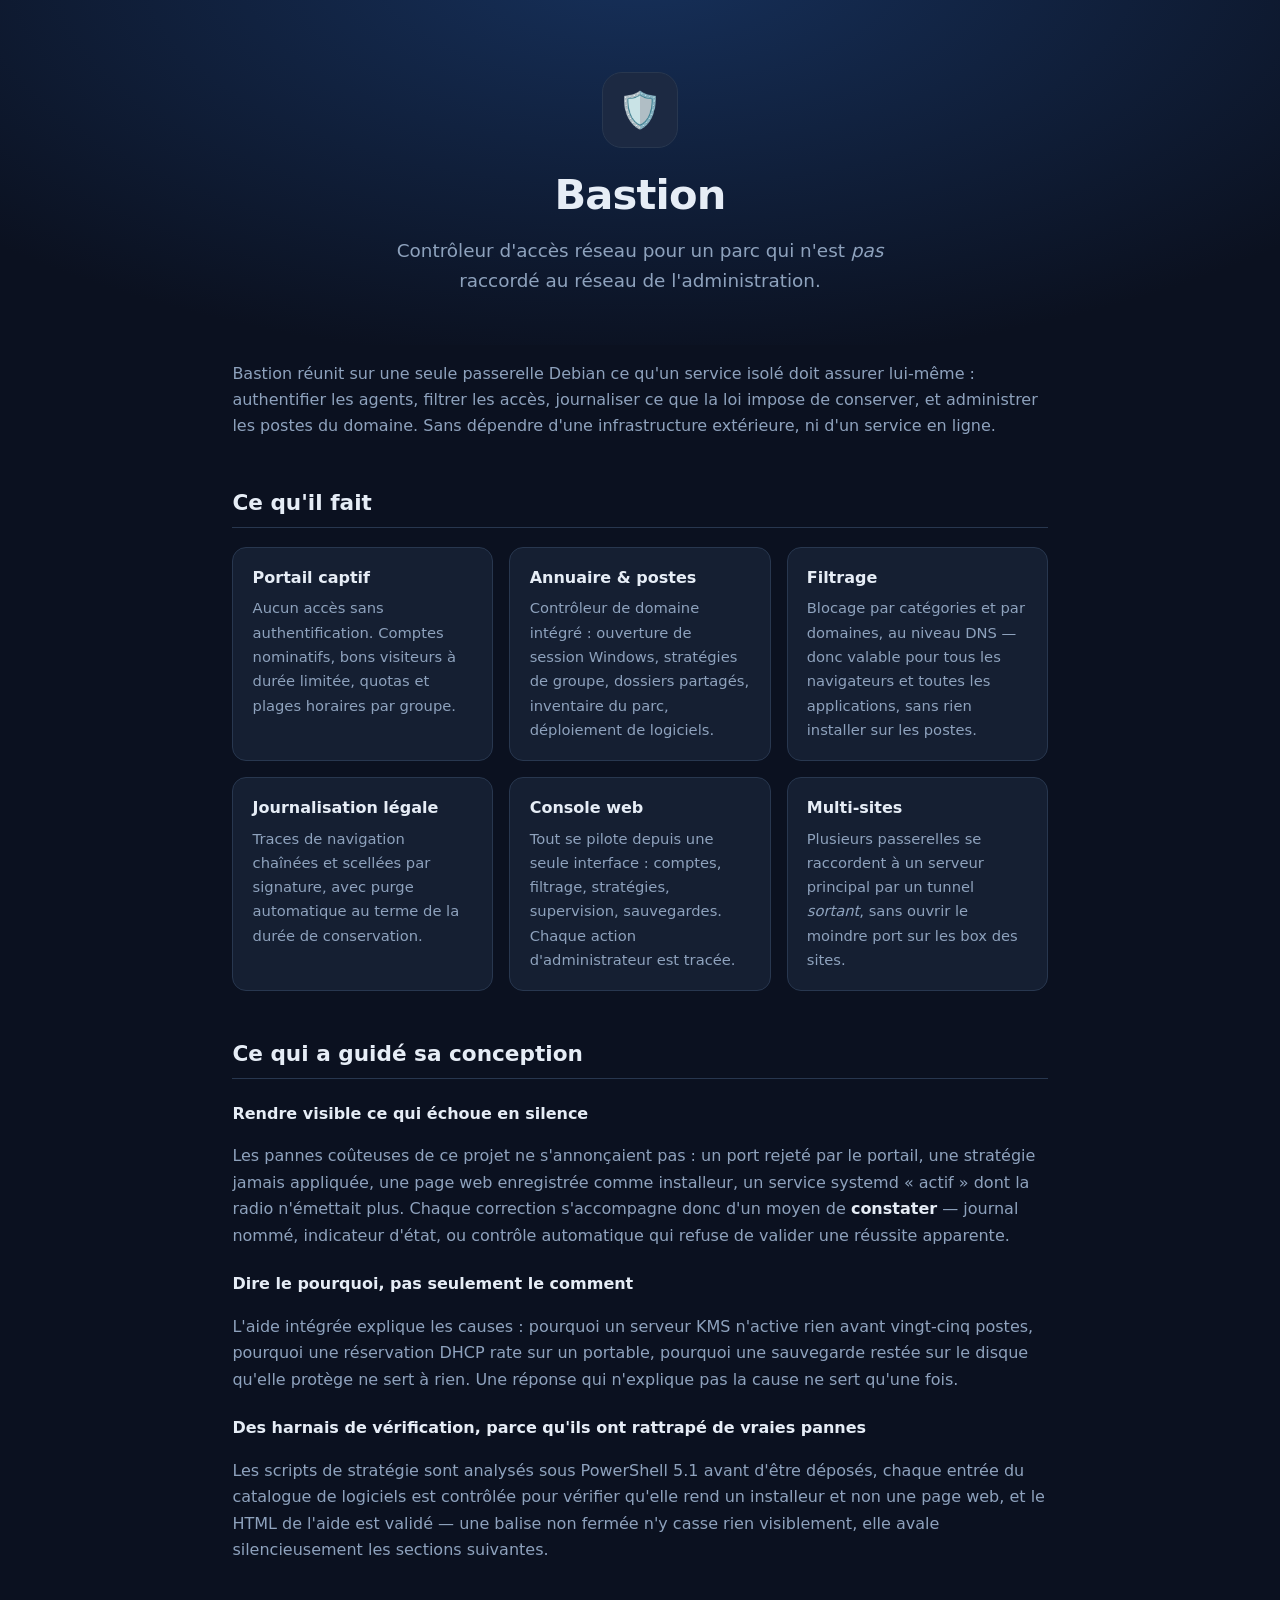
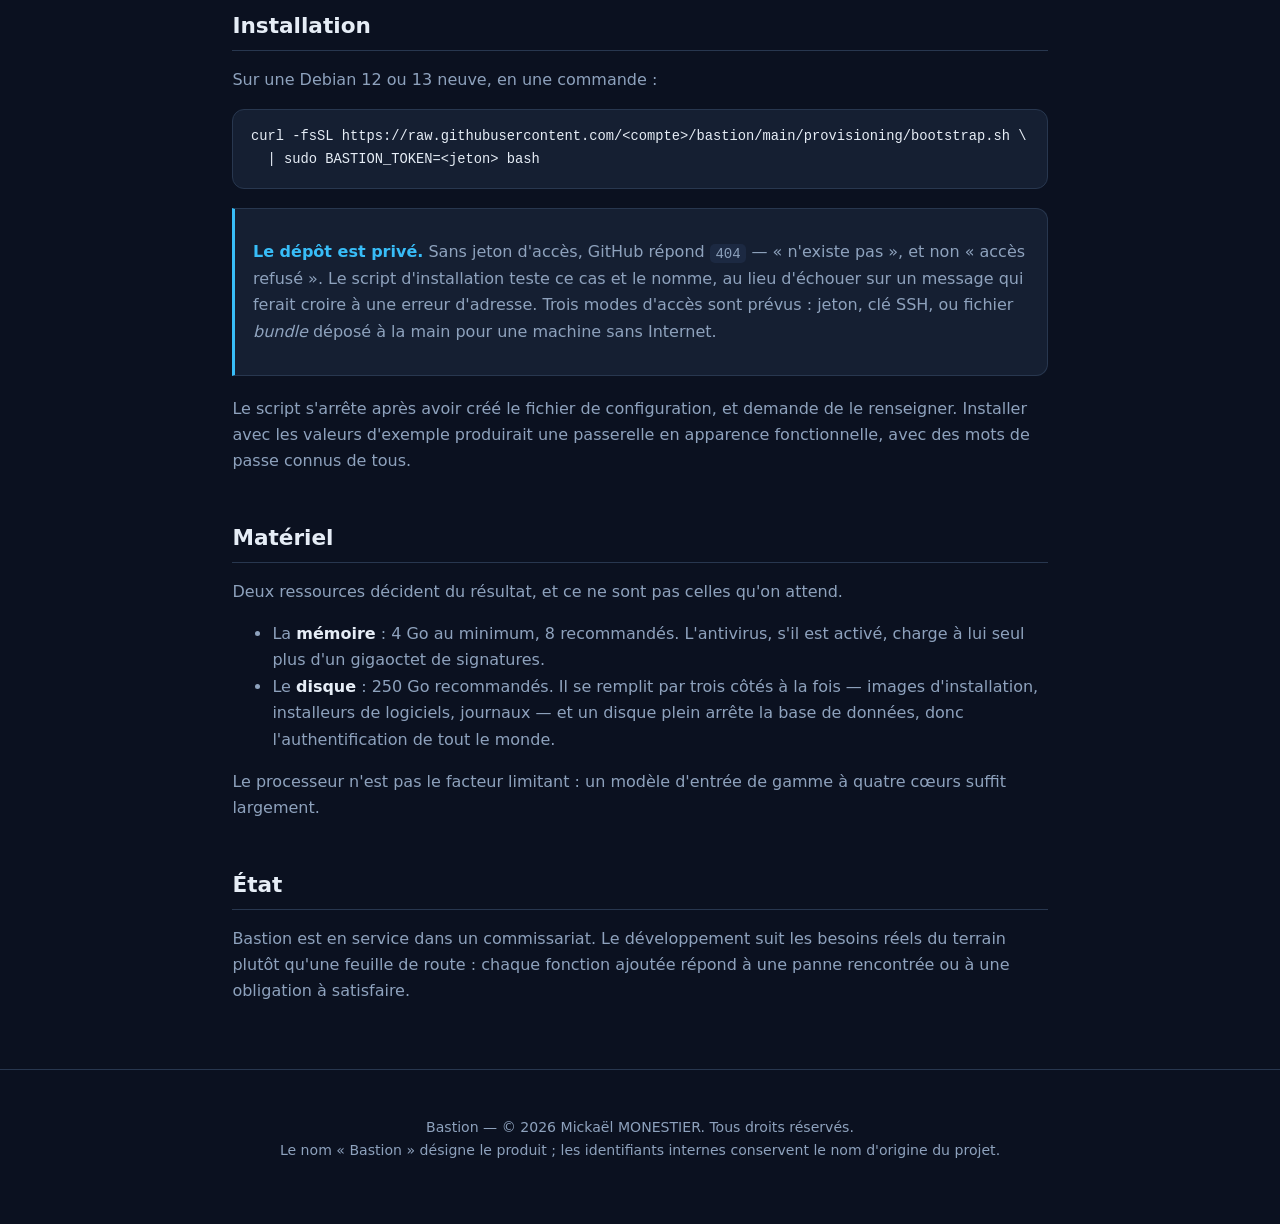
<file: docs/index.html>
<!doctype html>
<html lang="fr">
<head>
<meta charset="utf-8">
<meta name="viewport" content="width=device-width,initial-scale=1">
<title>Bastion — contrôleur d'accès réseau pour un service isolé</title>
<meta name="description" content="Bastion : portail captif, annuaire, filtrage et journalisation légale sur une seule passerelle Debian, pour un parc qui n'a pas d'accès au réseau de l'administration.">
<style>
  :root{
    color-scheme:dark;
    --bg:#0b1120; --panel:#151f32; --panel2:#1c2942; --line:#28374f;
    --text:#e6edf6; --muted:#8ea2bd; --accent:#38bdf8;
  }
  *{box-sizing:border-box}
  body{margin:0;background:var(--bg);color:var(--text);line-height:1.65;
       font-family:system-ui,-apple-system,"Segoe UI",Roboto,sans-serif}
  .wrap{max-width:860px;margin-inline:auto;padding:0 1.4rem}
  a{color:var(--accent)}
  header{padding:4.5rem 0 3rem;text-align:center;
    background:radial-gradient(900px 400px at 50% -10%,#16305a,var(--bg))}
  h1{font-size:2.6rem;margin:.2rem 0 .4rem;letter-spacing:-.02em}
  .tag{color:var(--muted);font-size:1.15rem;max-width:34rem;margin:0 auto}
  .ecu{width:76px;height:76px;margin:0 auto .8rem;display:grid;place-items:center;
    border-radius:20px;background:var(--panel2);border:1px solid var(--line);font-size:2.2rem}
  h2{font-size:1.35rem;margin:2.8rem 0 .6rem;padding-bottom:.4rem;border-bottom:1px solid var(--line)}
  h3{font-size:1rem;margin:1.4rem 0 .3rem}
  p,li{color:var(--muted)}
  strong{color:var(--text)}
  .grid{display:grid;gap:1rem;grid-template-columns:repeat(auto-fit,minmax(230px,1fr));margin:1.2rem 0}
  .carte{background:var(--panel);border:1px solid var(--line);border-radius:14px;padding:1.1rem 1.2rem}
  .carte h3{margin-top:0;color:var(--text)}
  .carte p{margin:.3rem 0 0;font-size:.92rem}
  pre{background:var(--panel);border:1px solid var(--line);border-radius:12px;
      padding:1rem 1.1rem;overflow-x:auto;font-size:.86rem;color:var(--text)}
  code{font-family:ui-monospace,"Cascadia Code",monospace}
  p code,li code{background:var(--panel2);padding:.1rem .35rem;border-radius:5px;font-size:.88em}
  .note{background:var(--panel);border:1px solid var(--line);border-left:3px solid var(--accent);
        border-radius:0 12px 12px 0;padding:.9rem 1.1rem;margin:1.2rem 0}
  .note strong{color:var(--accent)}
  footer{margin-top:4rem;padding:2rem 0 3rem;border-top:1px solid var(--line);
         color:var(--muted);font-size:.88rem;text-align:center}
  @media(max-width:600px){h1{font-size:2rem}header{padding:3rem 0 2rem}}
</style>
</head>
<body>

<header>
  <div class="wrap">
    <div class="ecu">🛡️</div>
    <h1>Bastion</h1>
    <p class="tag">Contrôleur d'accès réseau pour un parc qui n'est <em>pas</em> raccordé
    au réseau de l'administration.</p>
  </div>
</header>

<div class="wrap">

  <p>Bastion réunit sur une seule passerelle Debian ce qu'un service isolé doit assurer
  lui-même : authentifier les agents, filtrer les accès, journaliser ce que la loi impose
  de conserver, et administrer les postes du domaine. Sans dépendre d'une infrastructure
  extérieure, ni d'un service en ligne.</p>

  <h2>Ce qu'il fait</h2>
  <div class="grid">
    <div class="carte">
      <h3>Portail captif</h3>
      <p>Aucun accès sans authentification. Comptes nominatifs, bons visiteurs à durée
      limitée, quotas et plages horaires par groupe.</p>
    </div>
    <div class="carte">
      <h3>Annuaire &amp; postes</h3>
      <p>Contrôleur de domaine intégré : ouverture de session Windows, stratégies de
      groupe, dossiers partagés, inventaire du parc, déploiement de logiciels.</p>
    </div>
    <div class="carte">
      <h3>Filtrage</h3>
      <p>Blocage par catégories et par domaines, au niveau DNS — donc valable pour tous
      les navigateurs et toutes les applications, sans rien installer sur les postes.</p>
    </div>
    <div class="carte">
      <h3>Journalisation légale</h3>
      <p>Traces de navigation chaînées et scellées par signature, avec purge automatique
      au terme de la durée de conservation.</p>
    </div>
    <div class="carte">
      <h3>Console web</h3>
      <p>Tout se pilote depuis une seule interface : comptes, filtrage, stratégies,
      supervision, sauvegardes. Chaque action d'administrateur est tracée.</p>
    </div>
    <div class="carte">
      <h3>Multi-sites</h3>
      <p>Plusieurs passerelles se raccordent à un serveur principal par un tunnel
      <em>sortant</em>, sans ouvrir le moindre port sur les box des sites.</p>
    </div>
  </div>

  <h2>Ce qui a guidé sa conception</h2>

  <h3>Rendre visible ce qui échoue en silence</h3>
  <p>Les pannes coûteuses de ce projet ne s'annonçaient pas : un port rejeté par le
  portail, une stratégie jamais appliquée, une page web enregistrée comme installeur, un
  service systemd « actif » dont la radio n'émettait plus. Chaque correction s'accompagne
  donc d'un moyen de <strong>constater</strong> — journal nommé, indicateur d'état, ou
  contrôle automatique qui refuse de valider une réussite apparente.</p>

  <h3>Dire le pourquoi, pas seulement le comment</h3>
  <p>L'aide intégrée explique les causes : pourquoi un serveur KMS n'active rien avant
  vingt-cinq postes, pourquoi une réservation DHCP rate sur un portable, pourquoi une
  sauvegarde restée sur le disque qu'elle protège ne sert à rien. Une réponse qui n'explique
  pas la cause ne sert qu'une fois.</p>

  <h3>Des harnais de vérification, parce qu'ils ont rattrapé de vraies pannes</h3>
  <p>Les scripts de stratégie sont analysés sous PowerShell 5.1 avant d'être déposés, chaque
  entrée du catalogue de logiciels est contrôlée pour vérifier qu'elle rend un installeur et
  non une page web, et le HTML de l'aide est validé — une balise non fermée n'y casse rien
  visiblement, elle avale silencieusement les sections suivantes.</p>

  <h2>Installation</h2>
  <p>Sur une Debian 12 ou 13 neuve, en une commande :</p>
<pre><code>curl -fsSL https://raw.githubusercontent.com/&lt;compte&gt;/bastion/main/provisioning/bootstrap.sh \
  | sudo BASTION_TOKEN=&lt;jeton&gt; bash</code></pre>

  <div class="note">
    <p><strong>Le dépôt est privé.</strong> Sans jeton d'accès, GitHub répond
    <code>404</code> — « n'existe pas », et non « accès refusé ». Le script d'installation
    teste ce cas et le nomme, au lieu d'échouer sur un message qui ferait croire à une
    erreur d'adresse. Trois modes d'accès sont prévus : jeton, clé SSH, ou fichier
    <em>bundle</em> déposé à la main pour une machine sans Internet.</p>
  </div>

  <p>Le script s'arrête après avoir créé le fichier de configuration, et demande de le
  renseigner. Installer avec les valeurs d'exemple produirait une passerelle en apparence
  fonctionnelle, avec des mots de passe connus de tous.</p>

  <h2>Matériel</h2>
  <p>Deux ressources décident du résultat, et ce ne sont pas celles qu'on attend.</p>
  <ul>
    <li>La <strong>mémoire</strong> : 4 Go au minimum, 8 recommandés. L'antivirus, s'il est
    activé, charge à lui seul plus d'un gigaoctet de signatures.</li>
    <li>Le <strong>disque</strong> : 250 Go recommandés. Il se remplit par trois côtés à la
    fois — images d'installation, installeurs de logiciels, journaux — et un disque plein
    arrête la base de données, donc l'authentification de tout le monde.</li>
  </ul>
  <p>Le processeur n'est pas le facteur limitant : un modèle d'entrée de gamme à quatre
  cœurs suffit largement.</p>

  <h2>État</h2>
  <p>Bastion est en service dans un commissariat. Le développement suit les besoins réels
  du terrain plutôt qu'une feuille de route : chaque fonction ajoutée répond à une panne
  rencontrée ou à une obligation à satisfaire.</p>

</div>

<footer>
  <div class="wrap">
    <p>Bastion — © 2026 Mickaël MONESTIER. Tous droits réservés.<br>
    Le nom « Bastion » désigne le produit ; les identifiants internes conservent le nom
    d'origine du projet.</p>
  </div>
</footer>

</body>
</html>
</file>
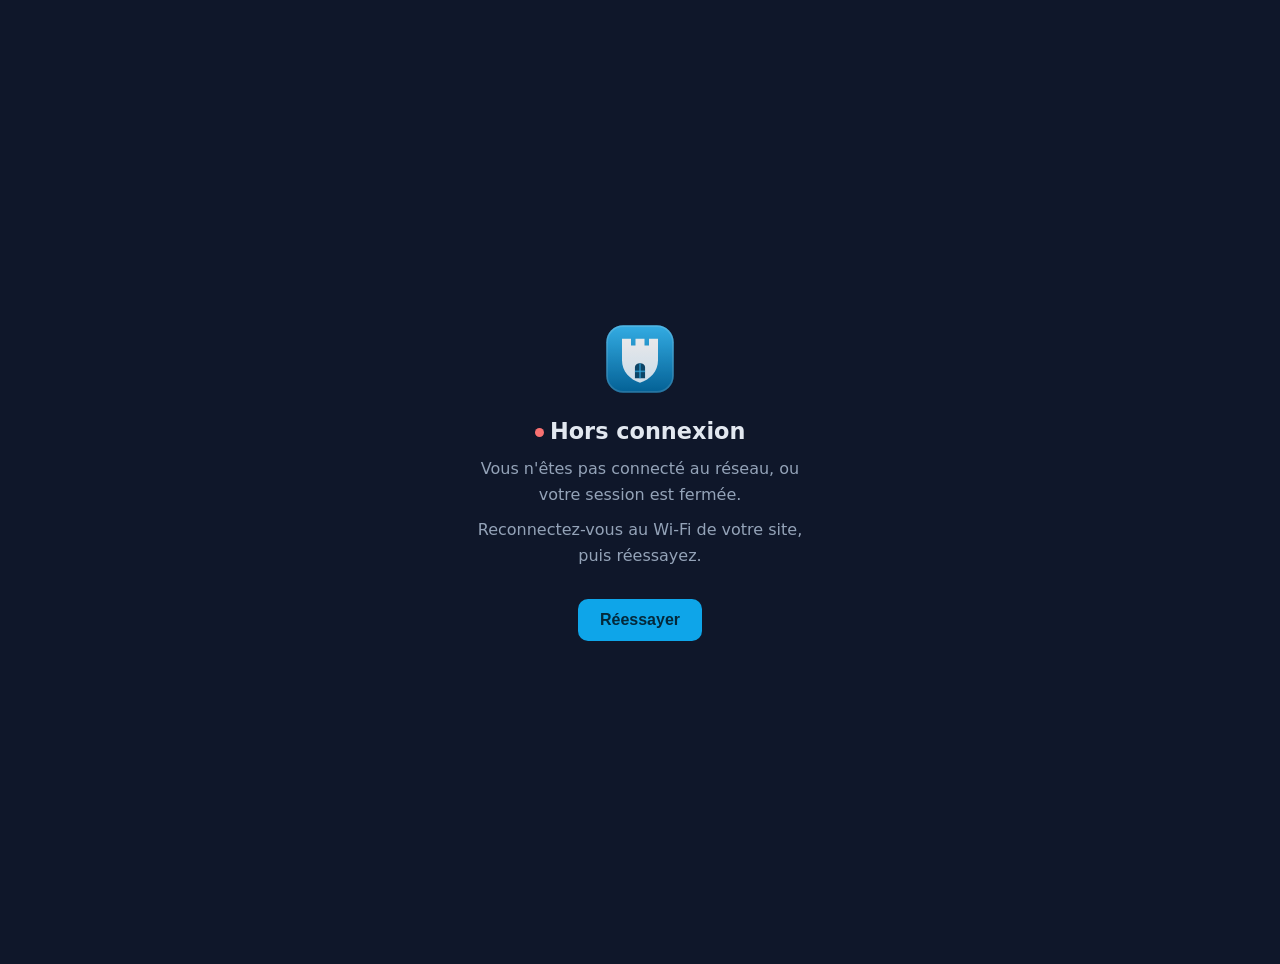
<file: portal/intranet/offline.html>
<!doctype html>
<html lang="fr">
<head>
  <meta charset="utf-8">
  <meta name="viewport" content="width=device-width, initial-scale=1, viewport-fit=cover">
  <title>Hors connexion — Intranet</title>
  <link rel="icon" type="image/svg+xml" href="/portal/assets/bastion-icon.svg">
  <style>
    body{margin:0;min-height:100vh;display:flex;flex-direction:column;align-items:center;justify-content:center;
      font-family:system-ui,-apple-system,"Segoe UI",Roboto,sans-serif;background:#0f172a;color:#e2e8f0;text-align:center;padding:2rem}
    img{width:72px;height:72px;margin-bottom:1.4rem;opacity:.9}
    h1{font-size:1.4rem;margin:0 0 .5rem}
    p{color:#94a3b8;line-height:1.6;max-width:340px;margin:.3rem 0}
    button{margin-top:1.6rem;padding:.75rem 1.4rem;background:#0ea5e9;color:#04283a;font-weight:600;border:none;border-radius:10px;font-size:1rem;cursor:pointer}
    .dot{display:inline-block;width:9px;height:9px;border-radius:50%;background:#f87171;margin-right:.4rem;vertical-align:middle}
  </style>
</head>
<body>
  <img src="/portal/assets/bastion-icon.svg" alt="Bastion">
  <h1><span class="dot"></span>Hors connexion</h1>
  <p>Vous n'êtes pas connecté au réseau, ou votre session est fermée.</p>
  <p>Reconnectez-vous au Wi-Fi de votre site, puis réessayez.</p>
  <button onclick="location.reload()">Réessayer</button>
</body>
</html>
</file>
